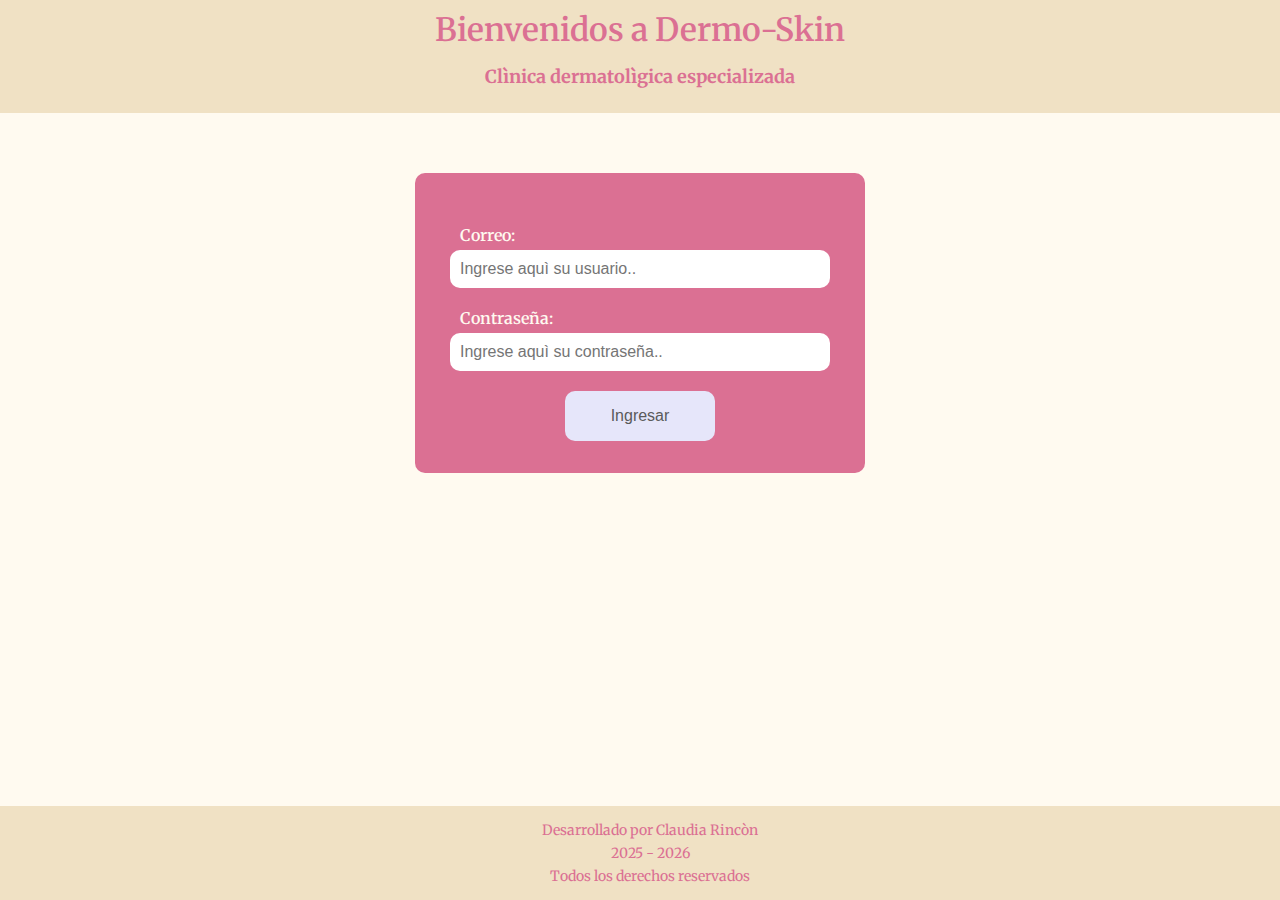
<file: index.html>
<!DOCTYPE html>
<html lang="es">
<head>
  <meta charset="UTF-8" />
  <meta name="viewport" content="width=device-width, initial-scale=1" />
  <link rel="preconnect" href="https://fonts.googleapis.com">
  <link rel="preconnect" href="https://fonts.gstatic.com" crossorigin>
  <link href="https://fonts.googleapis.com/css2?family=Merriweather:ital,opsz,wght@0,18..144,300..900;1,18..144,300..900&display=swap" rel="stylesheet">

  <link rel="preconnect" href="https://fonts.googleapis.com">
  <link rel="preconnect" href="https://fonts.gstatic.com" crossorigin>
  <link href="https://fonts.googleapis.com/css2?family=Google+Sans+Flex:opsz,wght@6..144,1..1000&family=Merriweather:ital,opsz,wght@0,18..144,300..900;1,18..144,300..900&display=swap" rel="stylesheet">
  <title>Inicio de sesiòn</title>
  <link rel="stylesheet" href="./estilos/index.css" />
</head>
<body>
  <main>
    <header>
      <h1 class="title">Bienvenidos a Dermo-Skin</h1>
      <h2 class="sub-title">Clìnica dermatolìgica especializada</h2>
    </header>
      
    <section class="box-form">
      <form action="" id="loginForm">
        <label for="email">Correo:</label>
        <input type="email" name="email" id="email" placeholder="Ingrese aquì su usuario.." required/>

        <label for="password">Contraseña:</label>
        <input type="password" name="password" id="password" placeholder="Ingrese aquì su contraseña.." required/>

        <button id="button-login" class="btn-login" type="submit" placeholder="Ingresar">Ingresar</button>
      </form>

      <span class="mensaje-exito"></span>
    </section>
  </main>

  <footer>
    <p>Desarrollado por Claudia Rincòn</p>
    <p>2025 - 2026</p>
    <p>Todos los derechos reservados</p>
  </footer>

  <script src="login.js"></script>
</body>
</file>
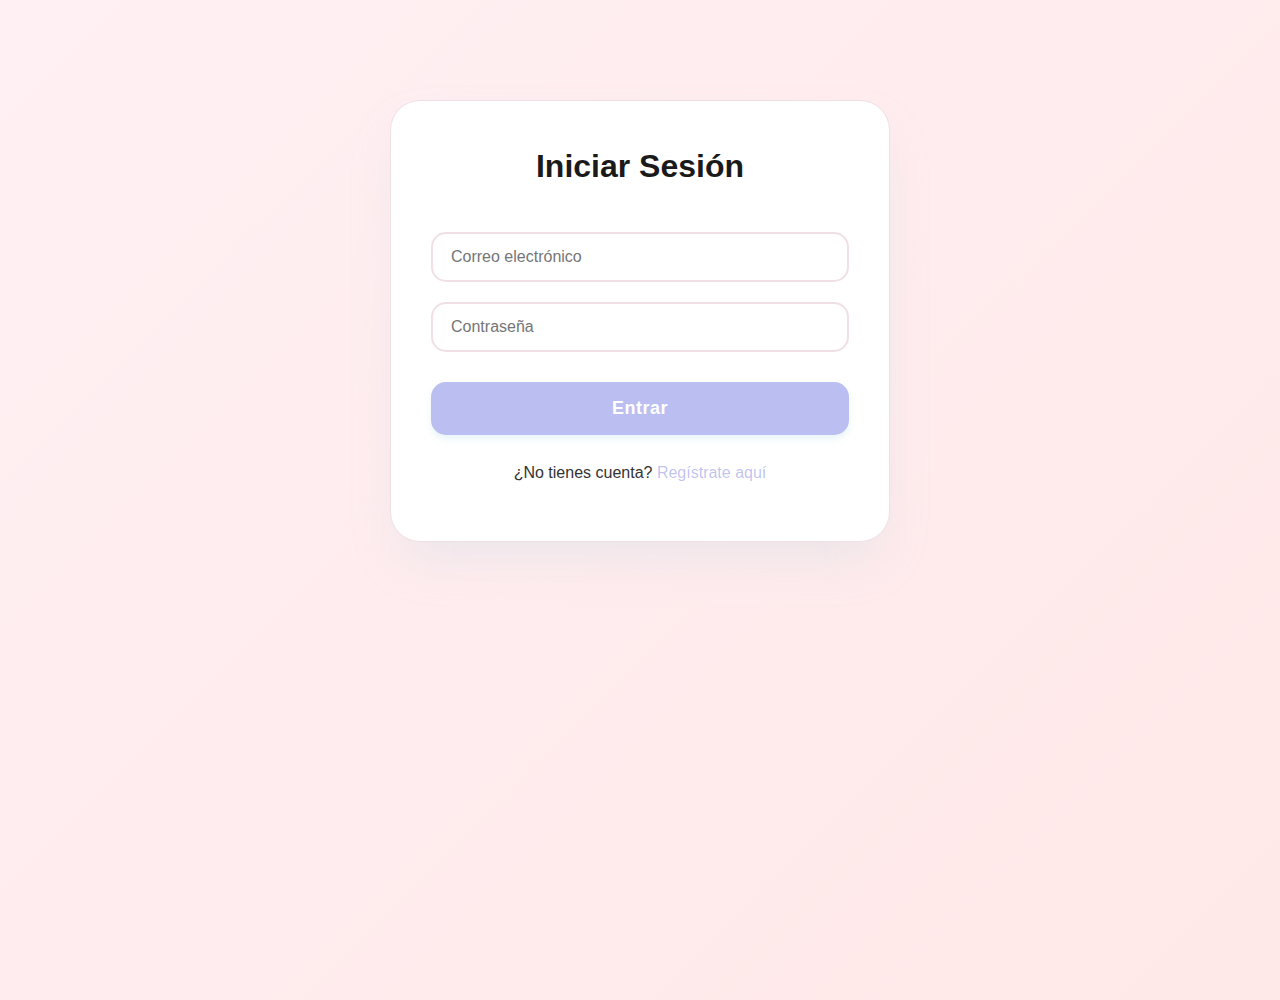
<file: front-end/login.html>
<!DOCTYPE html>
<html lang="es">
<head>
    <meta charset="UTF-8">
    <title>Iniciar Sesión</title>
    <link rel="stylesheet" href="estilos/style.css">
</head>
<body>
    <div class="container">
        <meta charset="UTF-8">
        <h2>Iniciar Sesión</h2>
        <form id="loginForm">
            <input type="email" id="email" placeholder="Correo electrónico" required>
            <input type="password" id="password" placeholder="Contraseña" required>
            <button type="submit">Entrar</button>
        </form>
        <p>¿No tienes cuenta? <a href="registro.html">Regístrate aquí</a></p>
    </div>

    <script src="api.js"></script>
    <script src="login.js"></script>
</body>
</html>
</file>
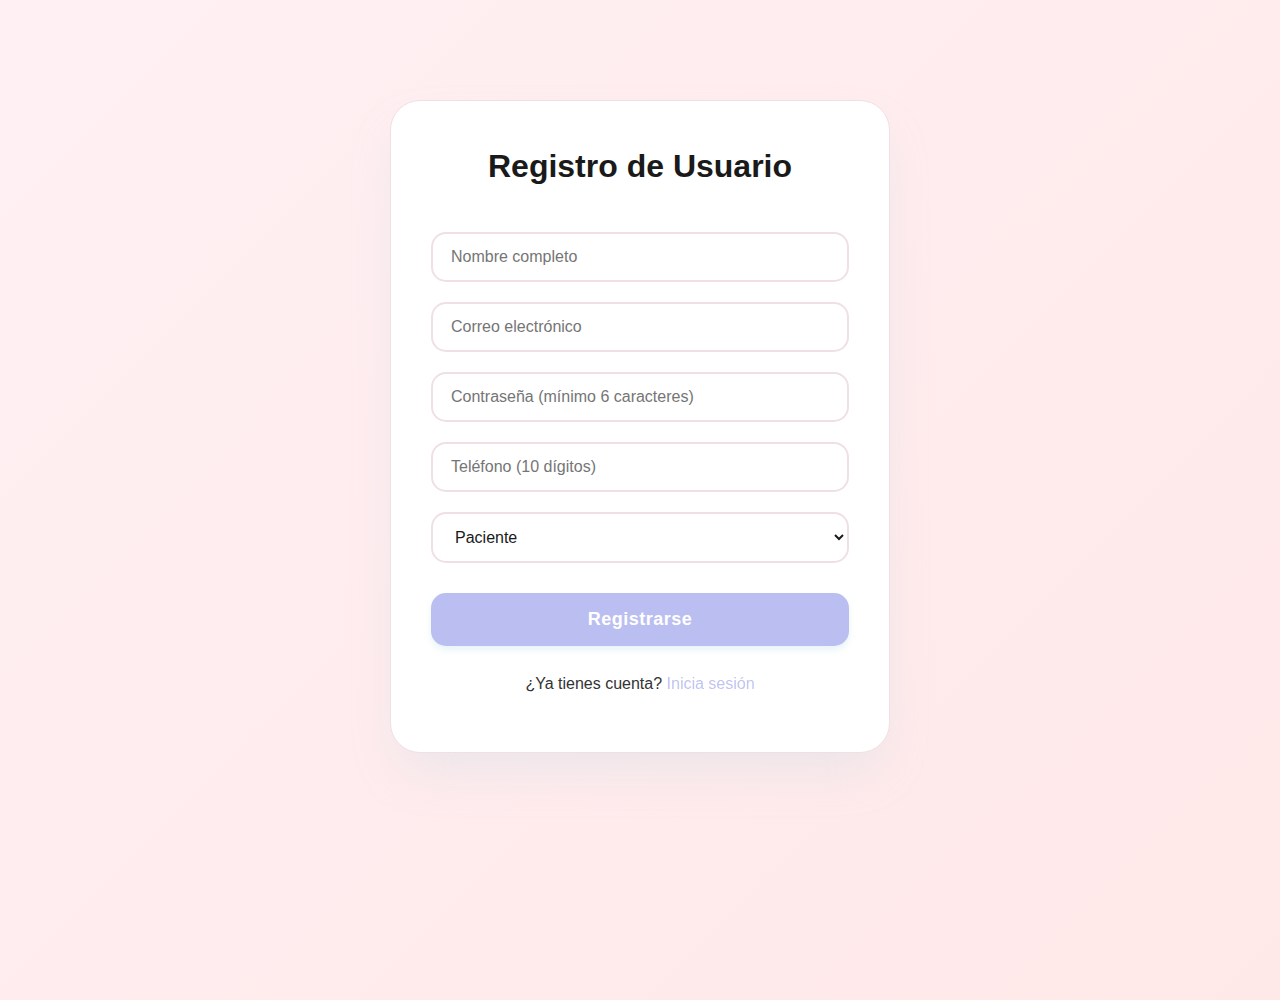
<file: front-end/registro.html>
<!DOCTYPE html>
<html lang="es">
<head>
    <meta charset="UTF-8">
    <title>Registro de Usuario</title>
    <link rel="stylesheet" href="estilos/style.css">
</head>
<body>
    <div class="container">
        <h2>Registro de Usuario</h2>
        <form id="registroForm">
            <input type="text" id="nombre" placeholder="Nombre completo" required>
            <input type="email" id="email" placeholder="Correo electrónico" required>
            <input type="password" id="password" placeholder="Contraseña (mínimo 6 caracteres)" required>
            <input type="tel" id="telefono" placeholder="Teléfono (10 dígitos)" required>
            <select id="tipoUsuario" required>
                <option value="paciente">Paciente</option>
                <option value="dermatologo">Dermatólogo</option>
            </select>
            <div id="especialidadDiv" style="display: none;">
                <input type="text" id="especialidad" placeholder="Especialidad (solo para dermatólogos)">
            </div>
            <button type="submit">Registrarse</button>
        </form>
        <p>¿Ya tienes cuenta? <a href="login.html">Inicia sesión</a></p>
    </div>

    <script src="api.js"></script>
    <script src="registro.js"></script>
</body>
</html>
</file>
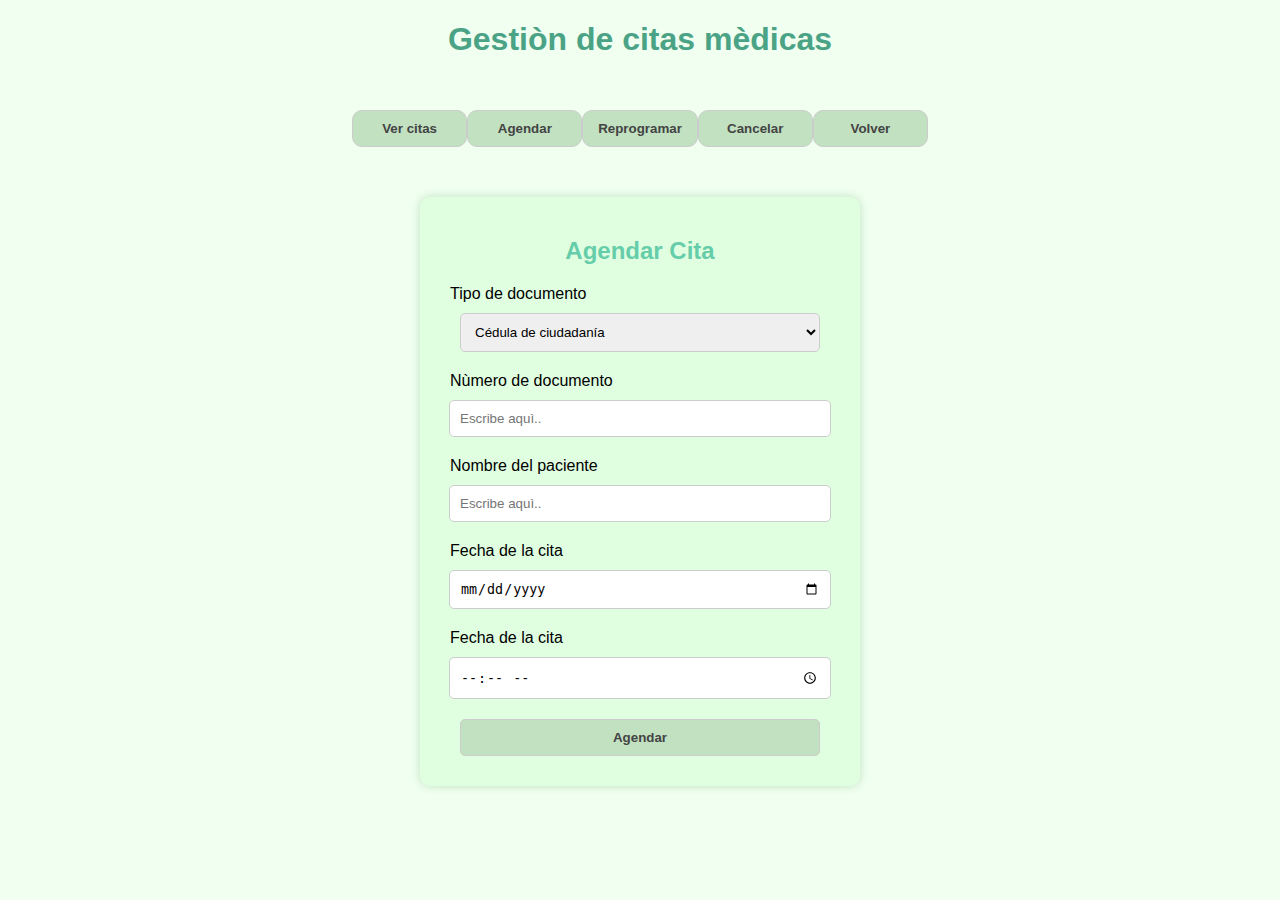
<file: gestion-citas/citas.html>
<!DOCTYPE html>
<html lang="es">
<head>
  <meta charset="UTF-8" />
  <title>Agendar Cita</title>
  <link rel="stylesheet" href="citas.css" />
</head>
<body>
  <header>
    <h1>Gestiòn de citas mèdicas</h1>
    
    <nav>
      <button id="btn-listado" href="../Menu/menuPrincipal.html">Ver citas</button>
      <button id="btn-agendar" href="../Menu/menuPrincipal.html">Agendar</button>
      <button id="btn-reprogramar" href="../Menu/menuPrincipal.html">Reprogramar</button>
      <button id="btn-cancelar" href="../Menu/menuPrincipal.html">Cancelar</button>
      <button id="btn-volver" href="../Menu/menuPrincipal.html">Volver</button>
    </nav>
  </header>

  <section id="listado-citas">
    <h2>En desarrollo</h2>
  </section>

  <section id="agendar-citas" class="formulario">
    <h2>Agendar Cita</h2>
    
    <form>
      <label for="documento">Tipo de documento</label>
      <select required id="documento"></select>

      <label for="nDocumento">Nùmero de documento</label>
      <input id="nDocumento" type="number" placeholder="Escribe aquì.." required /> 
      <span id="msj-error"></span>
           
      <label for="nombrePaciente">Nombre del paciente</label>
      <input id="nombrePaciente" type="text" placeholder="Escribe aquì.." required />

      <label for="fecha">Fecha de la cita</label>
      <input id="fecha" type="date" required />
      
      <label for="hora">Fecha de la cita</label>
      <input id="hora" type="time" required />

      <button id="crearCita" type="submit">Agendar</button>

      <div id="mensaje">¡Cita creada exitosamente!</div>
    </form>
  </section>

  <script src="./cita.js"></script>
  <script src="./layout.js"></script>
</body>
</html>
</file>
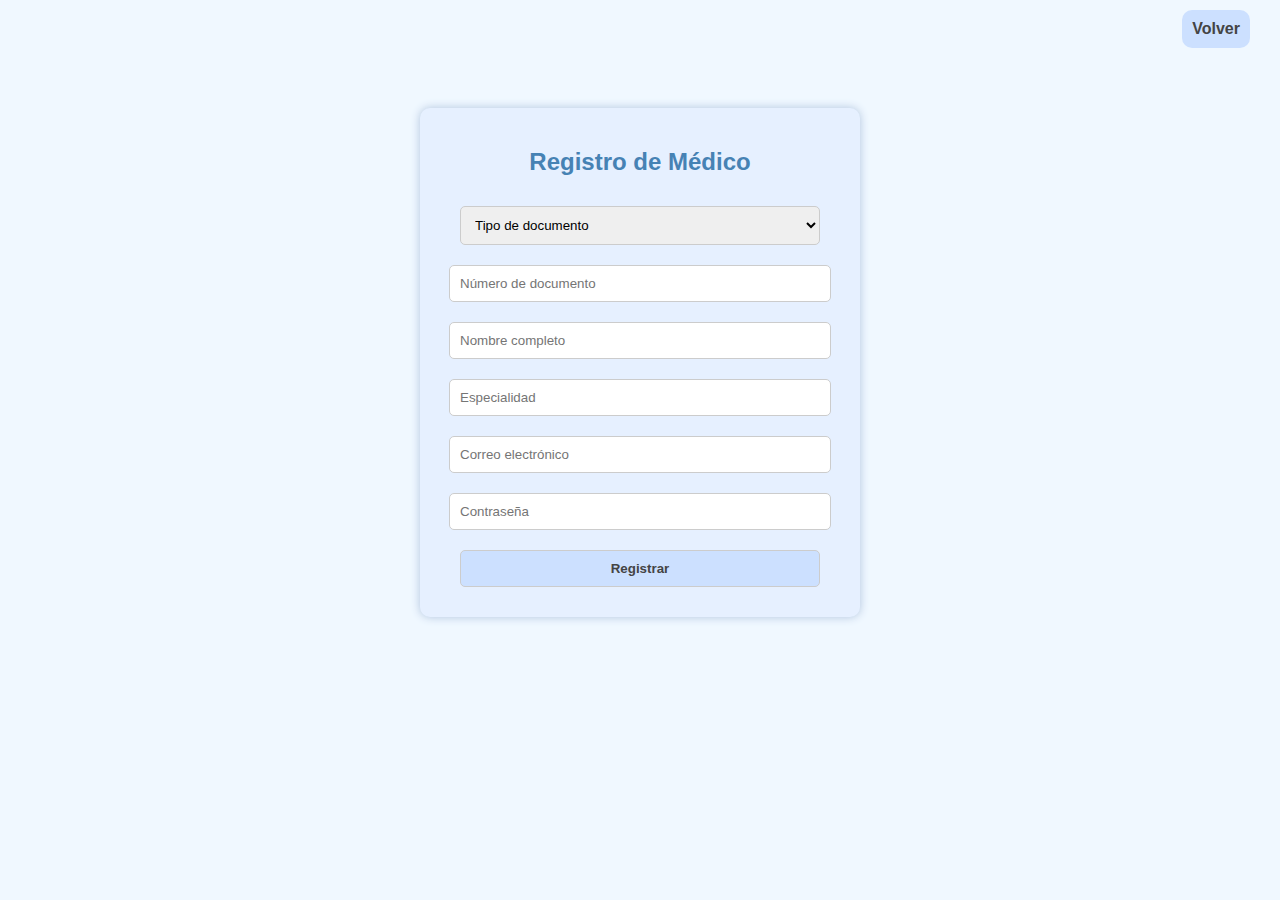
<file: gestion-medicos/medicos.html>
<!DOCTYPE html>
<html lang="es">
<head>
  <meta charset="UTF-8" />
  <title>Formulario de Médico</title>
  <link rel="stylesheet" href="medicos.css" />
</head>

<body>
  <nav>
    <a href="../Menu/menuPrincipal.html">Volver</a>
  </nav>
  
  <div class="formulario">
    <h2>Registro de Médico</h2>
    <form id="registroForm">
      <select required>
        <option disabled selected>Tipo de documento</option>
        <option>Cédula de ciudadanía</option>
        <option>Cédula de extranjería</option>
        <option>Pasaporte</option>
      </select>
      <input type="number" placeholder="Número de documento" required />
      <input type="text" placeholder="Nombre completo" required />
      <input type="text" placeholder="Especialidad" required />
      <input type="email" placeholder="Correo electrónico" required />
      <input type="password" placeholder="Contraseña" required />
      <button type="submit">Registrar</button>

      <!-- Contenedor para el mensaje de éxito -->
      <div class="mensaje-exito" id="mensajeExito">
        <p>Registro creado exitosamente ✅</p>
        <p id="datoNombre"></p>
        <p id="datoCorreo"></p>
        <p id="datoEspecialidad"></p>
      </div>
    </form>
  </div>

  <script src="./medicos.js"></script>
</body>
</html>
</file>
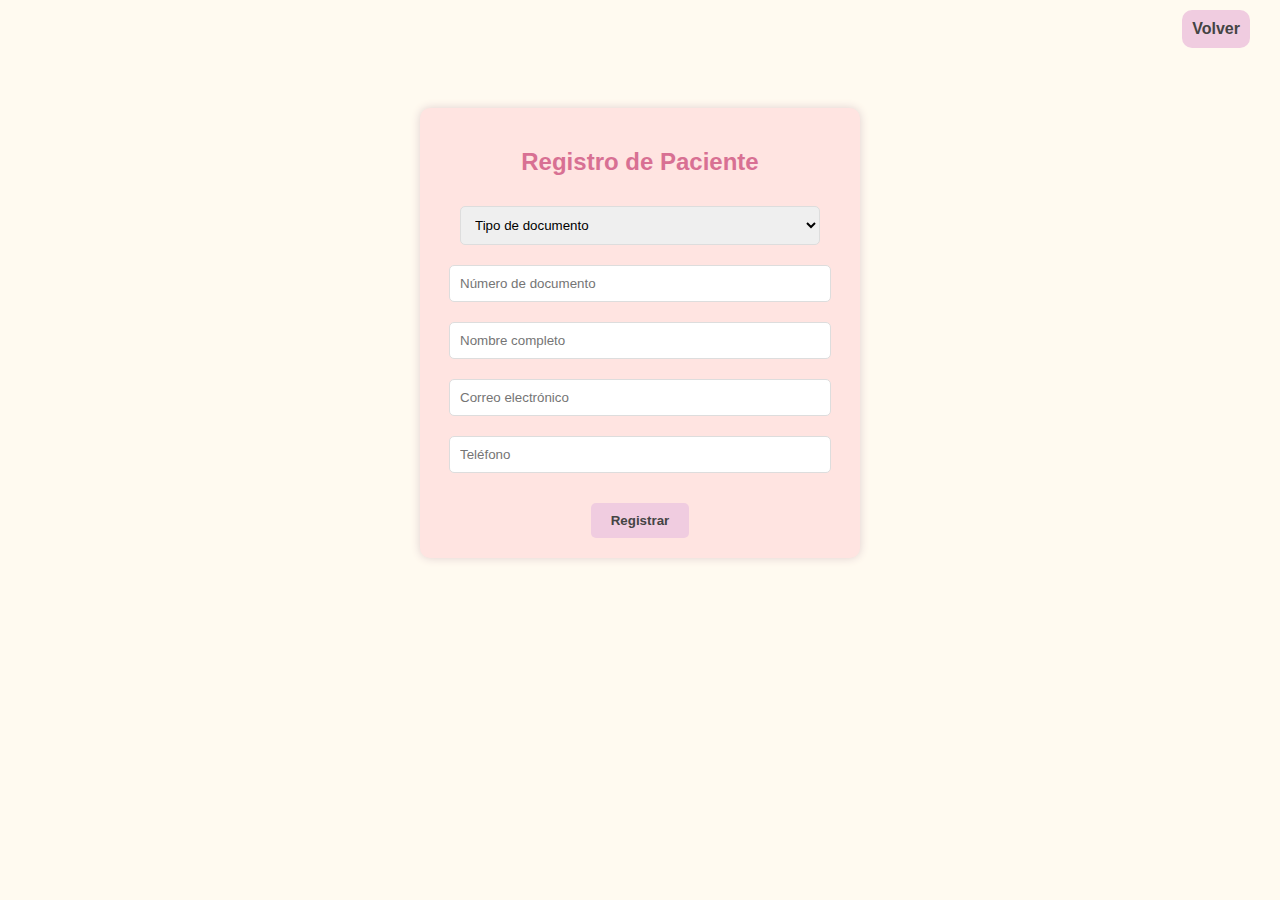
<file: gestion-pacientes/pacientes.html>
<!DOCTYPE html>
<html lang="es">
<head>
  <meta charset="UTF-8" />
  <title>Registro de Paciente</title>
  <link rel="stylesheet" href="pacientes.css" />
</head>

<body>
  <nav>
    <a href="../Menu/menuPrincipal.html">Volver</a>
  </nav>

  <div class="formulario">
    <h2>Registro de Paciente</h2>
    <form>
      <select required>
        <option disabled selected>Tipo de documento</option>
        <option>Cédula de ciudadanía</option>
        <option>Cédula de extranjería</option>
        <option>Pasaporte</option>
      </select>
      <input type="number" placeholder="Número de documento" required />
      <input type="text" placeholder="Nombre completo" required />
      <input type="email" placeholder="Correo electrónico" required />
      <input type="tel" placeholder="Teléfono" />

      <div class="botones">
        <button type="submit">Registrar</button>
      </div>
    </form>
  </div>
  <script src="./pacientes.js"></script>
</body>
</html>
</file>
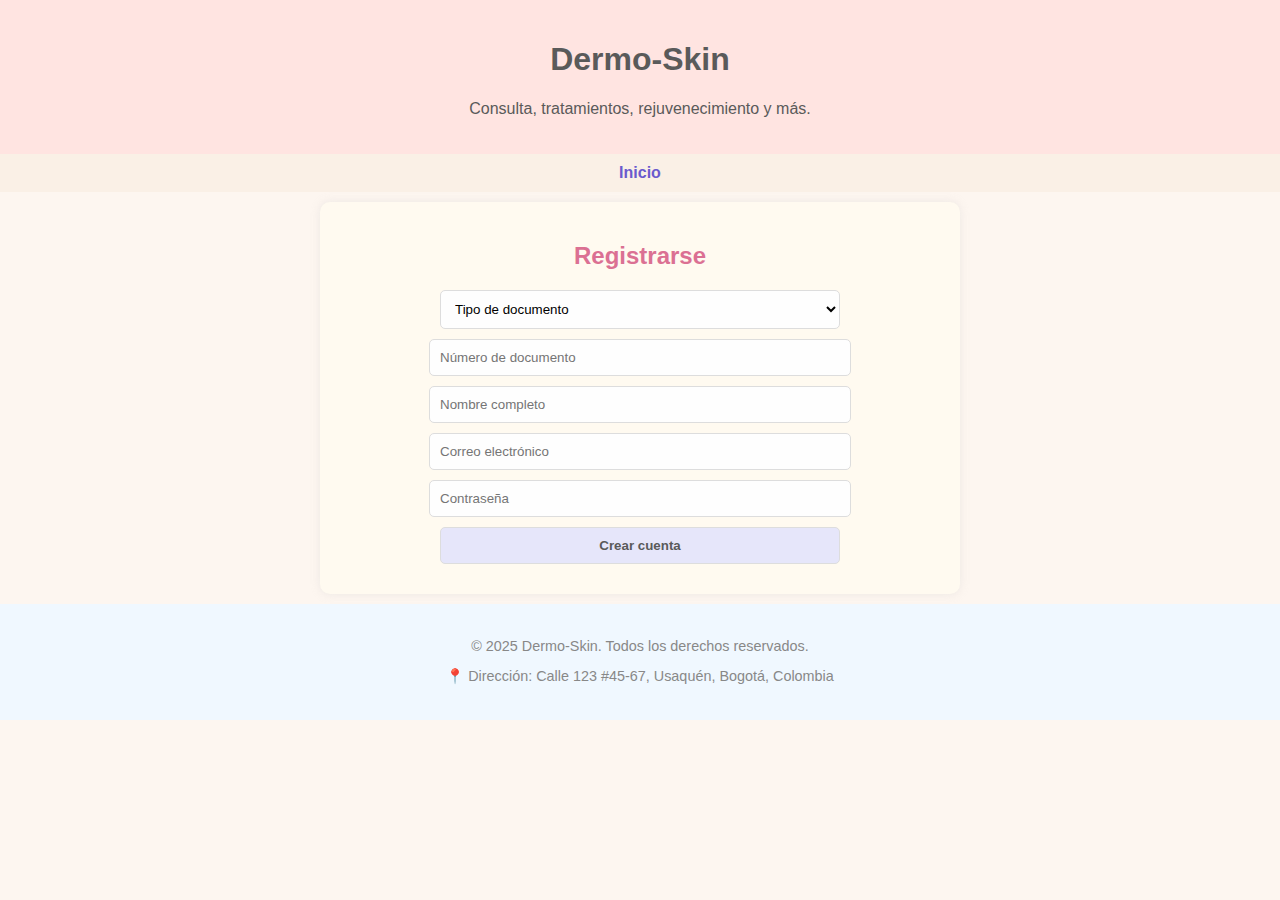
<file: inicio-de-sesion/registrarse.html>
<!DOCTYPE html>
<html lang="es">
<head>
  <meta charset="UTF-8" />
  <meta name="viewport" content="width=device-width, initial-scale=1" />
  <title>Dermo-Skin</title>
  <link rel="stylesheet" href="../estilos/style.css" />
  <style>
    /* Estilo para el anuncio */
    .mensaje-exito {
      display: none; /* Oculto por defecto */
      margin-top: 15px;
      text-align: center; /* Centrado */
      background-color: #dff0d8; /* verde pastel */
      color: #3c763d;
      padding: 10px;
      border-radius: 8px;
      font-weight: bold;
      width: 100%; /* ocupa todo el ancho del formulario */
    }
  </style>
</head>
<body>

  <header>
    <h1>Dermo-Skin</h1>
    <p>Consulta, tratamientos, rejuvenecimiento y más.</p>
  </header>

  <nav>
    <a href="../index.html">Inicio</a>
  </nav>

  <section>
    <h2>Registrarse</h2>
    <form id="registroForm">
      <select required>
        <option disabled selected>Tipo de documento</option>
        <option>Cédula de ciudadanía</option>
        <option>Cédula de extranjería</option>
        <option>Pasaporte</option>
      </select>
      <input type="text" placeholder="Número de documento" required />
      <input type="text" placeholder="Nombre completo" required />
      <input type="email" placeholder="Correo electrónico" required />
      <input type="password" placeholder="Contraseña" required />
      <button type="submit">Crear cuenta</button>


    <!-- Contenedor para el anuncio -->
    <div id="mensajeExito" class="mensaje-exito">
      ✅ Registro creado exitosamente
    </div>
  </form>
</section>


      <!-- Contenedor para el anuncio -->
      <div id="mensajeExito" class="mensaje-exito">
        ✅ Registro creado exitosamente
      </div>
    </form>
  </section>

  <footer>
    <p>© 2025 Dermo-Skin. Todos los derechos reservados.</p>
    <p>📍 Dirección: Calle 123 #45-67, Usaquén, Bogotá, Colombia</p>
  </footer>

  <script>
    const registroForm = document.getElementById("registroForm");
    const mensajeExito = document.getElementById("mensajeExito");

    registroForm.addEventListener("submit", function(event) {
      event.preventDefault(); // Evita recargar la página

      // Mostrar el anuncio solo cuando se crea el registro
      mensajeExito.style.display = "block";

      // Limpiar el formulario
      registroForm.reset();

      // Ocultar el anuncio automáticamente después de 4 segundos
      setTimeout(() => {
        mensajeExito.style.display = "none";
      }, 40000);
    });
  </script>
</body>
</html>
</file>
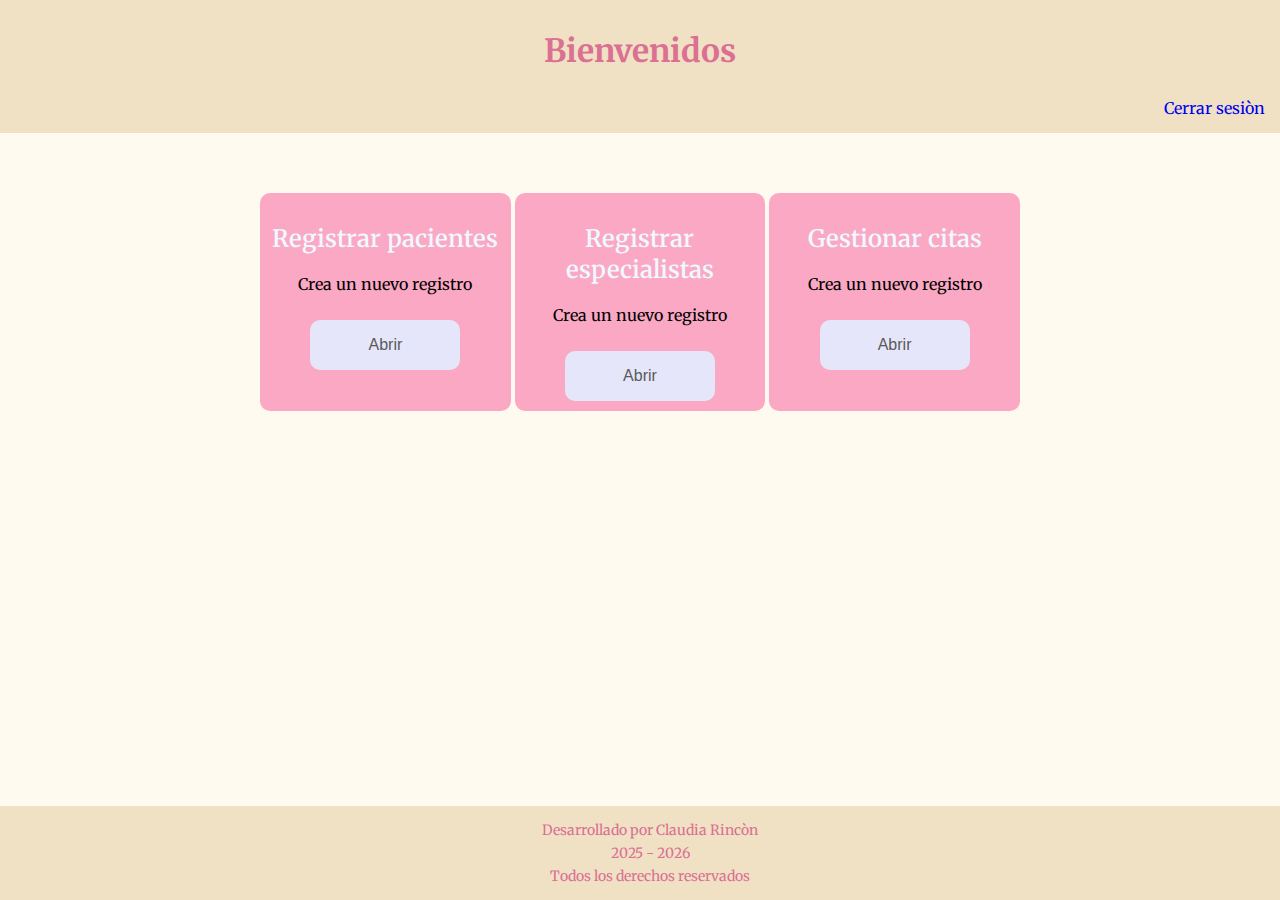
<file: Menu/menuPrincipal.html>
<!DOCTYPE html>
<html lang="es">
  <head>
    <meta charset="UTF-8" />
    <title>Menu principal</title>
    <link rel="preconnect" href="https://fonts.googleapis.com">
    <link rel="preconnect" href="https://fonts.gstatic.com" crossorigin>
    <link href="https://fonts.googleapis.com/css2?family=Merriweather:ital,opsz,wght@0,18..144,300..900;1,18..144,300..900&display=swap" rel="stylesheet">

    <link rel="preconnect" href="https://fonts.googleapis.com">
    <link rel="preconnect" href="https://fonts.gstatic.com" crossorigin>
    <link href="https://fonts.googleapis.com/css2?family=Google+Sans+Flex:opsz,wght@6..144,1..1000&family=Merriweather:ital,opsz,wght@0,18..144,300..900;1,18..144,300..900&display=swap" rel="stylesheet">

    <link rel="stylesheet" href="./../estilos/index.css" />
    <link rel="stylesheet" href="./../estilos/menuPrincipal.css" />
  </head>

  <body>
    <header>
      <h1>Bienvenidos</h1>
      <nav>
        <a href="./../index.html">Cerrar sesiòn</a>
      </nav>
    </header>


    <main>
      <section class="box-cards">
        <div class="card-menu">
          <h2>Registrar pacientes</h2>
          <p>Crea un nuevo registro</p>
          <button id="btn-pacientes" class="btn-card" type="button">Abrir</button>
        </div>

        <div class="card-menu">
          <h2>Registrar especialistas</h2>
          <p>Crea un nuevo registro</p>
          <button id="btn-especialista" class="btn-card" type="button">Abrir</button>
        </div>

        <div class="card-menu">
          <h2>Gestionar citas</h2>
          <p>Crea un nuevo registro</p>
          <button id="btn-citas" class="btn-card" type="button">Abrir</button>
        </div>
      </section>
    </main>

    <footer>
      <p>Desarrollado por Claudia Rincòn</p>
      <p>2025 - 2026</p>
      <p>Todos los derechos reservados</p>
    </footer>

    <script src="./menuPrincipal.js"></script>
  </body>
</html>
</file>
<file: estilos/index.css>
body{
    margin: 0;
    padding: 0;
    font-family: "Merriweather", serif;
    background-color: #fffaf0;
}

main{
    padding-bottom: 60px;
}

header{
    font-family: "Merriweather", serif;
    color: #db7093;
    background-color: #f0e1c4;
    padding: 10px;
    text-align: center;
    margin-bottom: 60px;
}

.title{
    margin: 0;
    font-weight: 600;
}

.sub-title{
    font-size: 18px;
}

.box-form{
    width: 40%;
    max-width: 450px;
    margin: auto;
    height: 300px;
    border-radius: 10px;
}

form{
    display: flex;
    flex-direction: column;
    justify-content: center;
    align-items: center;
    background-color: #db7093;
    height: 100%;
    width: 100%;
    border-radius: 10px;
}

form label{
    font-size: 16px;
    color: #fffaf0;
    width: 80%;
    font-weight: 600;
    margin-top: 20px;
    margin-bottom: 5px;
}

form input{
    font-size: 16px;
    width: 80%;
    padding: 10px;
    border-radius: 10px;
    border: 0;

}

.btn-login{
    margin-top: 20px;
    width: 150px;
    height: 50px;
    font-size: 16px;
    border-radius: 10px;
    background-color: #e6e6fa;
    color: #5a5a5a;
    cursor: pointer;
    border: 0;
}

.btn-login:hover{
    background-color: #bdbdfc;
    font-weight: bold;
}

.mensaje-exito {
    display: none; /* Oculto por defecto */
    margin-top: 20px;
    text-align: center;
    background-color: #dff0d8;
    color: #3c763d;
    padding: 15px;
    border-radius: 8px;
    font-weight: bold;
}

footer{
    position: fixed;
    bottom: 0;
    left: 0;
    width: 100%;
    background-color: #f0e1c4;
    padding: 10px;
    font-size: 14px;
    text-align: center;
    color: #db7093;
}

footer p{
    margin: 5px 0;
}
</file>
<file: front-end/estilos/style.css>
/* ========== ESTILOS PASTEL CON TEXTOS NEGROS ========== */
:root {
    --pastel-light: #fff0f3;      /* Rosa más claro para fondo */
    --pastel-medium: #a8d5e5;      /* Azul pastel medio */
    --pastel-dark: #0812c846;        /* Azul pastel oscuro */
    --pastel-gradient-start: #fff0f3;
    --pastel-gradient-end: #ffe8e8; /* Rosa muy suave */
    --white: #ffffff;
    --text-dark: #1a1a1a;           /* Negro para textos (máximo contraste) */
    --text-light: #333333;          /* Gris muy oscuro para textos secundarios */
    --border-light: #f0e0e5;        /* Rosa muy claro para bordes */
    --shadow-color: rgba(168, 213, 229, 0.25);
}

* {
    margin: 0;
    padding: 0;
    box-sizing: border-box;
}

body {
    font-family: 'Inter', -apple-system, BlinkMacSystemFont, 'Segoe UI', Roboto, sans-serif;
    background: linear-gradient(135deg, var(--pastel-gradient-start) 0%, var(--pastel-gradient-end) 100%);
    min-height: 100vh;
    color: var(--text-dark);
    line-height: 1.6;
}

/* ========== NAVBAR ========== */
.navbar {
    background: rgba(255, 255, 255, 0.95);
    backdrop-filter: blur(10px);
    box-shadow: 0 4px 20px var(--shadow-color);
    position: fixed;
    width: 100%;
    top: 0;
    z-index: 1000;
}

.nav-container {
    max-width: 1200px;
    margin: 0 auto;
    padding: 1rem 2rem;
    display: flex;
    justify-content: space-between;
    align-items: center;
}

.logo {
    display: flex;
    align-items: center;
    gap: 12px;
    font-size: 1.6rem;
    font-weight: 700;
    color: var(--text-dark);
}

.logo i {
    font-size: 2.2rem;
    color: var(--pastel-dark);
}

.nav-menu {
    display: flex;
    list-style: none;
    gap: 2.5rem;
    align-items: center;
}

.nav-menu a {
    color: var(--text-dark);
    text-decoration: none;
    font-weight: 500;
    transition: all 0.3s ease;
    font-size: 1.1rem;
}

.nav-menu a:hover,
.nav-menu a.active {
    color: var(--pastel-dark);
}

.btn-login, .btn-registro {
    padding: 0.6rem 1.8rem;
    border-radius: 30px;
    transition: all 0.3s ease;
    font-weight: 600;
}

.btn-login {
    border: 2px solid var(--pastel-dark);
    color: var(--text-dark) !important;
}

.btn-login:hover {
    background: var(--pastel-dark);
    color: white !important;
    border-color: transparent;
}

.btn-registro {
    background: var(--pastel-dark);
    color: white !important;
    border: none;
}

.btn-registro:hover {
    background: var(--pastel-medium);
    transform: translateY(-2px);
    box-shadow: 0 8px 20px var(--shadow-color);
}

.menu-toggle {
    display: none;
    font-size: 1.8rem;
    cursor: pointer;
    color: var(--text-dark);
}

/* ========== HERO SECTION ========== */
.hero {
    padding: 140px 2rem 80px;
    max-width: 1200px;
    margin: 0 auto;
    display: grid;
    grid-template-columns: 1fr 1fr;
    gap: 4rem;
    align-items: center;
    min-height: 90vh;
}

.hero-content h1 {
    font-size: 3.8rem;
    line-height: 1.2;
    margin-bottom: 1.2rem;
    color: var(--text-dark);
    font-weight: 700;
}

.hero-content .highlight {
    color: var(--pastel-dark);
    font-weight: 800;
}

.hero-subtitle {
    font-size: 1.6rem;
    color: var(--text-dark);
    margin-bottom: 1.2rem;
    font-weight: 500;
    opacity: 0.9;
}

.hero-description {
    font-size: 1.2rem;
    color: var(--text-dark);
    margin-bottom: 2.5rem;
    line-height: 1.8;
    opacity: 0.9;
}

.hero-buttons {
    display: flex;
    gap: 1.2rem;
}

/* AMBOS BOTONES IGUALES */
.btn-primary, .btn-secondary {
    padding: 1rem 2.5rem;
    border-radius: 40px;
    text-decoration: none;
    font-weight: 600;
    transition: all 0.3s ease;
    font-size: 1.1rem;
    background: var(--pastel-dark);
    color: white !important;
    border: none;
    box-shadow: 0 8px 20px var(--shadow-color);
    display: inline-block;
    text-align: center;
    min-width: 180px;
}

.btn-primary:hover, .btn-secondary:hover {
    background: var(--pastel-medium);
    transform: translateY(-3px);
    box-shadow: 0 12px 30px var(--shadow-color);
}

.hero-image {
    display: flex;
    justify-content: center;
    align-items: center;
    gap: 2rem;
    font-size: 10rem;
    color: var(--pastel-dark);
    opacity: 1;
}

.hero-image i {
    animation: float 4s ease-in-out infinite;
    filter: drop-shadow(0 10px 20px var(--shadow-color));
    color: var(--pastel-dark);
    opacity: 1;
}

@keyframes float {
    0%, 100% { transform: translateY(0); }
    50% { transform: translateY(-20px); }
}

/* ========== FORMULARIOS (LOGIN, REGISTRO, PERFIL) ========== */
.container {
    background: var(--white);
    border-radius: 30px;
    box-shadow: 0 25px 50px -12px var(--shadow-color);
    padding: 40px;
    width: 100%;
    max-width: 500px;
    margin: 100px auto;
    transition: all 0.3s ease;
    border: 1px solid var(--border-light);
}

.container:hover {
    transform: translateY(-5px);
    box-shadow: 0 35px 60px -15px var(--shadow-color);
}

.container h2 {
    color: var(--text-dark);
    margin-bottom: 30px;
    text-align: center;
    font-size: 32px;
    font-weight: 700;
}

.container input,
.container select,
.container textarea {
    width: 100%;
    padding: 14px 18px;
    margin: 10px 0;
    border: 2px solid var(--border-light);
    border-radius: 15px;
    font-size: 16px;
    transition: all 0.3s ease;
    background: var(--white);
    color: var(--text-dark);
}

.container input:focus,
.container select:focus,
.container textarea:focus {
    outline: none;
    border-color: var(--pastel-dark);
    box-shadow: 0 0 0 4px var(--shadow-color);
    transform: scale(1.02);
}

.container button {
    width: 100%;
    padding: 16px 20px;
    margin: 20px 0 10px;
    background: var(--pastel-dark);
    color: white;
    border: none;
    border-radius: 15px;
    font-size: 18px;
    font-weight: 600;
    cursor: pointer;
    transition: all 0.3s ease;
    letter-spacing: 0.5px;
    box-shadow: 0 4px 6px var(--shadow-color);
}

.container button:hover {
    background: var(--pastel-medium);
    transform: translateY(-2px);
    box-shadow: 0 7px 14px var(--shadow-color);
}

.container a {
    color: var(--pastel-dark);
    text-decoration: none;
    font-weight: 500;
    transition: all 0.3s ease;
}

.container a:hover {
    color: var(--pastel-medium);
    text-decoration: underline;
}

.container p {
    text-align: center;
    margin: 15px 0;
    color: var(--text-light);
}

/* Estilos específicos para el perfil */
#perfilInfo {
    background: linear-gradient(135deg, #fff0f5 0%, #ffeef2 100%);
    padding: 25px;
    border-radius: 20px;
    margin: 25px 0;
    box-shadow: inset 0 2px 4px var(--shadow-color);
}

#perfilInfo p {
    text-align: left;
    margin: 12px 0;
    font-size: 16px;
    color: var(--text-dark);
}

#perfilInfo strong {
    color: var(--pastel-dark);
    min-width: 120px;
    display: inline-block;
    font-weight: 600;
}

/* ========== SERVICES SECTION ========== */
.services {
    padding: 80px 2rem;
    background: #fff5f7;
}

.section-header {
    text-align: center;
    max-width: 600px;
    margin: 0 auto 60px;
}

.section-header h2 {
    font-size: 2.8rem;
    margin-bottom: 1rem;
    color: var(--text-dark);
}

.section-header h2 .highlight {
    color: var(--pastel-dark);
}

.section-header p {
    color: var(--text-light);
    font-size: 1.2rem;
}

.services-grid {
    max-width: 1200px;
    margin: 0 auto;
    display: grid;
    grid-template-columns: repeat(auto-fit, minmax(260px, 1fr));
    gap: 2.5rem;
}

.service-card {
    background: var(--white);
    padding: 2.5rem 2rem;
    border-radius: 30px;
    text-align: center;
    box-shadow: 0 15px 35px var(--shadow-color);
    transition: all 0.4s ease;
}

.service-card:hover {
    transform: translateY(-10px);
    box-shadow: 0 25px 45px var(--shadow-color);
}

.service-card i {
    font-size: 3.5rem;
    color: var(--pastel-dark);
    margin-bottom: 1.5rem;
    opacity: 1;
}

.service-card h3 {
    margin-bottom: 1rem;
    color: var(--text-dark);
    font-size: 1.5rem;
}

.service-card p {
    color: var(--text-light);
    line-height: 1.7;
}

/* ========== ABOUT SECTION ========== */
.about {
    padding: 100px 2rem;
    max-width: 1200px;
    margin: 0 auto;
    display: grid;
    grid-template-columns: 1fr 1fr;
    gap: 5rem;
    align-items: center;
    background: var(--white);
}

.about-content h2 {
    font-size: 2.8rem;
    margin-bottom: 1.5rem;
    color: var(--text-dark);
}

.about-content h2 .highlight {
    color: var(--pastel-dark);
}

.about-content p {
    font-size: 1.2rem;
    color: var(--text-light);
    line-height: 1.8;
    margin-bottom: 2.5rem;
}

.stats {
    display: grid;
    grid-template-columns: repeat(3, 1fr);
    gap: 2rem;
}

.stat-item {
    text-align: center;
}

.stat-number {
    display: block;
    font-size: 2.5rem;
    font-weight: 700;
    color: var(--pastel-dark);
    margin-bottom: 0.5rem;
}

.stat-label {
    color: var(--text-light);
    font-size: 1rem;
}

.about-image {
    display: flex;
    justify-content: center;
    align-items: center;
    font-size: 14rem;
    color: var(--pastel-dark);
    opacity: 1;
}

/* ========== CONTACT SECTION ========== */
.contact {
    padding: 100px 2rem;
    background: #fff5f7;
}

.contact-container {
    max-width: 1200px;
    margin: 0 auto;
    display: grid;
    grid-template-columns: 1fr 1fr;
    gap: 4rem;
}

.contact-info {
    display: flex;
    flex-direction: column;
    gap: 2rem;
}

.info-item {
    display: flex;
    align-items: center;
    gap: 1.5rem;
    padding: 1.5rem;
    background: var(--white);
    border-radius: 20px;
    box-shadow: 0 5px 15px var(--shadow-color);
}

.info-item i {
    font-size: 2.2rem;
    color: var(--pastel-dark);
    width: 60px;
    height: 60px;
    background: #fff0f5;
    border-radius: 50%;
    display: flex;
    align-items: center;
    justify-content: center;
    box-shadow: 0 8px 20px var(--shadow-color);
    opacity: 1;
}

.info-item h4 {
    margin-bottom: 0.3rem;
    color: var(--text-dark);
    font-size: 1.2rem;
}

.info-item p {
    color: var(--text-light);
}

.contact-form {
    display: flex;
    flex-direction: column;
    gap: 1.2rem;
}

.contact-form input,
.contact-form textarea {
    padding: 1rem 1.5rem;
    border: 2px solid var(--border-light);
    border-radius: 20px;
    font-size: 1rem;
    transition: all 0.3s ease;
    background: var(--white);
    color: var(--text-dark);
}

.contact-form input:focus,
.contact-form textarea:focus {
    outline: none;
    border-color: var(--pastel-dark);
    box-shadow: 0 0 0 4px var(--shadow-color);
}

.contact-form button {
    padding: 1rem 2rem;
    background: var(--pastel-dark);
    color: white;
    border: none;
    border-radius: 40px;
    font-size: 1.2rem;
    font-weight: 600;
    cursor: pointer;
    transition: all 0.3s ease;
    box-shadow: 0 8px 20px var(--shadow-color);
}

.contact-form button:hover {
    background: var(--pastel-medium);
    transform: translateY(-3px);
    box-shadow: 0 12px 30px var(--shadow-color);
}

/* ========== FOOTER ========== */
.footer {
    background: #ffeef2;
    color: var(--text-dark);
    padding: 60px 2rem 20px;
}

.footer-content {
    max-width: 1200px;
    margin: 0 auto;
    display: grid;
    grid-template-columns: repeat(auto-fit, minmax(250px, 1fr));
    gap: 3rem;
    margin-bottom: 3rem;
}

.footer-section h4 {
    margin-bottom: 1rem;
    font-size: 1.2rem;
    color: var(--text-dark);
}

.footer-section p,
.footer-section ul {
    color: var(--text-light);
    line-height: 1.8;
}

.footer-section ul {
    list-style: none;
    padding: 0;
}

.footer-section ul li {
    margin-bottom: 0.5rem;
}

.footer-section ul a {
    color: var(--text-light);
    text-decoration: none;
    transition: color 0.3s ease;
}

.footer-section ul a:hover {
    color: var(--pastel-dark);
}

.social-links {
    display: flex;
    gap: 1rem;
}

.social-links a {
    color: var(--text-dark);
    font-size: 1.5rem;
    transition: color 0.3s ease;
}

.social-links a:hover {
    color: var(--pastel-dark);
}

.footer-bottom {
    text-align: center;
    padding-top: 2rem;
    border-top: 1px solid #ffd9e2;
    color: var(--text-light);
}

/* ========== RESPONSIVE ========== */
@media (max-width: 768px) {
    .menu-toggle {
        display: block;
    }

    .nav-menu {
        display: none;
        position: absolute;
        top: 100%;
        left: 0;
        width: 100%;
        background: var(--white);
        padding: 2rem;
        box-shadow: 0 5px 10px var(--shadow-color);
        flex-direction: column;
        gap: 1.5rem;
    }

    .nav-menu.active {
        display: flex;
    }

    .hero {
        grid-template-columns: 1fr;
        text-align: center;
        gap: 2rem;
    }

    .hero-image {
        font-size: 6rem;
        order: -1;
    }

    .about {
        grid-template-columns: 1fr;
        text-align: center;
    }

    .about-image {
        font-size: 10rem;
        order: -1;
    }

    .contact-container {
        grid-template-columns: 1fr;
    }

    .container {
        margin: 80px auto;
        padding: 25px;
    }

    .hero-buttons {
        flex-direction: column;
        align-items: center;
    }

    .btn-primary, .btn-secondary {
        width: 100%;
        max-width: 280px;
    }
    /* Estilos para citas */
.filtro-btn {
    padding: 8px 16px;
    border: none;
    border-radius: 20px;
    background: var(--pastel-light);
    color: var(--text-dark);
    cursor: pointer;
    transition: all 0.3s ease;
    font-weight: 500;
}

.filtro-btn:hover {
    background: var(--pastel-medium);
    color: white;
}

.filtro-btn.active {
    background: var(--pastel-medium);
    color: white;
}

.cita-card {
    animation: slideIn 0.5s ease;
}

@keyframes slideIn {
    from {
        opacity: 0;
        transform: translateY(20px);
    }
    to {
        opacity: 1;
        transform: translateY(0);
    }
}
/* Estilos para el perfil mejorado */
.funcionalidad-card {
    transition: all 0.3s ease !important;
    cursor: pointer;
    position: relative;
    overflow: hidden;
}

.funcionalidad-card::before {
    content: '';
    position: absolute;
    top: 0;
    left: -100%;
    width: 100%;
    height: 100%;
    background: linear-gradient(90deg, transparent, rgba(255,255,255,0.2), transparent);
    transition: left 0.5s ease;
}

.funcionalidad-card:hover::before {
    left: 100%;
}

.funcionalidad-card i {
    transition: all 0.3s ease;
}

.funcionalidad-card:hover i {
    transform: scale(1.1);
}

/* Animaciones para las estadísticas */
@keyframes contar {
    from { opacity: 0; transform: translateY(10px); }
    to { opacity: 1; transform: translateY(0); }
}

#totalCitas, #citasPendientes, #citasCompletadas {
    animation: contar 1s ease-out;
}
}
</file>
<file: gestion-citas/citas.css>
body {
  background-color: #f0fff0;
  font-family: 'Segoe UI', sans-serif;
  margin: 0;
  padding: 0;
}

h1{
  color: #4ba386;
  text-align: center;
}

nav{
  margin: auto;
  width: 45%;
  padding: 20px 0;
  display: flex;
  justify-content: space-evenly;
}

nav button{
  background-color: #c1e1c1;
  color: #444;
  font-weight: bold;
  cursor: pointer;
  padding: 10px;
  text-decoration: none;
  border-radius: 10px;
  width: 120px;
  text-align: center;
}

.formulario {
  max-width: 400px;
  margin: 20px auto;
  background-color: #e0ffe0;
  padding: 20px;
  border-radius: 10px;
  box-shadow: 0 0 10px #c0e0c0;
  text-align: center;
}

h2 {
  color: #66cdaa;
}
label {
    display: block;
    margin-top: 10px;
    margin-left: 10px;
    text-align: start;
}

input, select, button {
  width: 90%;
  padding: 10px;
  margin: 10px 0;
  border-radius: 5px;
  border: 1px solid #ccc;
}

button {
  background-color: #c1e1c1;
  color: #444;
  font-weight: bold;
  cursor: pointer;
}

button:hover {
  background-color: #9dec9d;
  scale: 1.1;
}


#mensaje {
  margin-top: 15px;
  padding: 10px;
  background: #d4edda;
  color: #155724;
  border-radius: 6px;
  display: none;
  text-align: center;
}

#listado-citas{
  display: none;
  max-width: 400px;
  margin: 20px auto;
  background-color: #e0ffe0;
  padding: 20px;
  border-radius: 10px;
  box-shadow: 0 0 10px #c0e0c0;
  text-align: center;
}

#agendar-citas{
  display: block;
}
</file>
<file: gestion-medicos/medicos.css>
body {
  background-color: #f0f8ff;
  font-family: 'Segoe UI', sans-serif;
  margin: 0;
  padding: 0;
}

nav{
  padding: 10px 30px;
  display: flex;
  justify-content: end;
}

nav a{
  background-color: #cce0ff;
  color: #444;
  font-weight: bold;
  cursor: pointer;
  padding: 10px;
  text-decoration: none;
  border-radius: 10px;
}

.formulario {
  max-width: 400px;
  margin: 50px auto;
  background-color: #e6f0ff;
  padding: 20px;
  border-radius: 10px;
  box-shadow: 0 0 10px #b0c4de;
  text-align: center;
}

h2 {
  color: #4682b4;
}

input, select, button {
  width: 90%;
  padding: 10px;
  margin: 10px 0;
  border-radius: 5px;
  border: 1px solid #ccc;
}

.mensaje-exito {
  display: none; /* Oculto por defecto */
  margin-top: 20px;
  text-align: center;
  background-color: #dff0d8;
  color: #3c763d;
  padding: 15px;
  border-radius: 8px;
  font-weight: bold;
}

button {
  background-color: #cce0ff;
  color: #444;
  font-weight: bold;
  cursor: pointer;
}
</file>
<file: gestion-pacientes/pacientes.css>
body {
  background-color: #fffaf0;
  font-family: 'Segoe UI', sans-serif;
  margin: 0;
  padding: 0;
}

nav{
  padding: 10px 30px;
  display: flex;
  justify-content: end;
}

nav a{
  background-color: #f0cce0;
  color: #444;
  font-weight: bold;
  cursor: pointer;
  padding: 10px;
  text-decoration: none;
  border-radius: 10px;
}

.formulario {
  max-width: 400px;
  margin: 50px auto;
  background-color: #ffe4e1;
  padding: 20px;
  border-radius: 10px;
  box-shadow: 0 0 10px #e0cfcf;
  text-align: center;
}

h2 {
  color: #d87093;
}

input, select {
  width: 90%;
  padding: 10px;
  margin: 10px 0;
  border-radius: 5px;
  border: 1px solid #ddd;
}

.botones {
  display: flex;
  justify-content: space-around;
  margin-top: 20px;
}

button {
  background-color: #f0cce0;
  color: #444;
  font-weight: bold;
  cursor: pointer;
  padding: 10px 20px;
  border-radius: 5px;
  border: none;
}
</file>
<file: estilos/style.css>
body {
  font-family: 'Segoe UI', sans-serif;
  background-color: #fdf6f0;
  margin: 0;
  padding: 0;
  color: #444;
}

header {
  background-color: #ffe4e1;
  padding: 20px;
  text-align: center;
  color: #5a5a5a;
}

nav {
  background-color: #faf0e6;
  display: flex;
  justify-content: center;
  gap: 20px;
  padding: 10px;
  flex-wrap: wrap;
}

nav a {
  text-decoration: none;
  color: #6a5acd;
  font-weight: bold;
}

section {
  padding: 20px;
  background-color: #fffaf0;
  margin: 10px auto;
  border-radius: 10px;
  box-shadow: 0 0 10px rgba(200, 200, 200, 0.3);
  max-width: 600px;
  text-align: center;
}

h2 {
  color: #db7093;
}

input,
textarea,
select,
button {
  display: block;
  margin: 10px auto;
  padding: 10px;
  border: 1px solid #ddd;
  border-radius: 5px;
  width: 90%;
  max-width: 400px;
  background-color: #fefefe;
}

button {
  background-color: #e6e6fa;
  color: #5a5a5a;
  cursor: pointer;
  font-weight: bold;
}

ul {
  text-align: left;
  max-width: 500px;
  margin: 0 auto;
}

footer {
  text-align: center;
  padding: 20px;
  background-color: #f0f8ff;
  color: #888;
  font-size: 0.9em;
}
</file>
<file: estilos/menuPrincipal.css>
.box-cards{
    width: 60%;
    margin: auto;
    display: flex;
    flex-wrap: wrap;
    justify-content: space-evenly;
}

.card-menu{
    width: 30%;
    background-color: #fba8c4;
    padding: 10px;
    border-radius: 10px;
    text-align: center;
}

.card-menu h2{
    color: aliceblue;
    font-weight: 600;
}

.btn-card{
    margin-top: 10px;
    width: 150px;
    height: 50px;
    font-size: 16px;
    border-radius: 10px;
    background-color: #e6e6fa;
    color: #5a5a5a;
    text-decoration: none;
    padding: 10px;
    border: 0;
}
nav{
    display: flex;
    justify-content: end;
}

nav a{ 
    text-decoration: none;
    padding: 5px;
}

nav a:hover{ 
    background-color: #fba8c4;
    border-radius: 5px;
}

.btn-card:hover {
    background-color: #bdbdfc;
    font-weight: bold;
    cursor: pointer;
}
</file>
